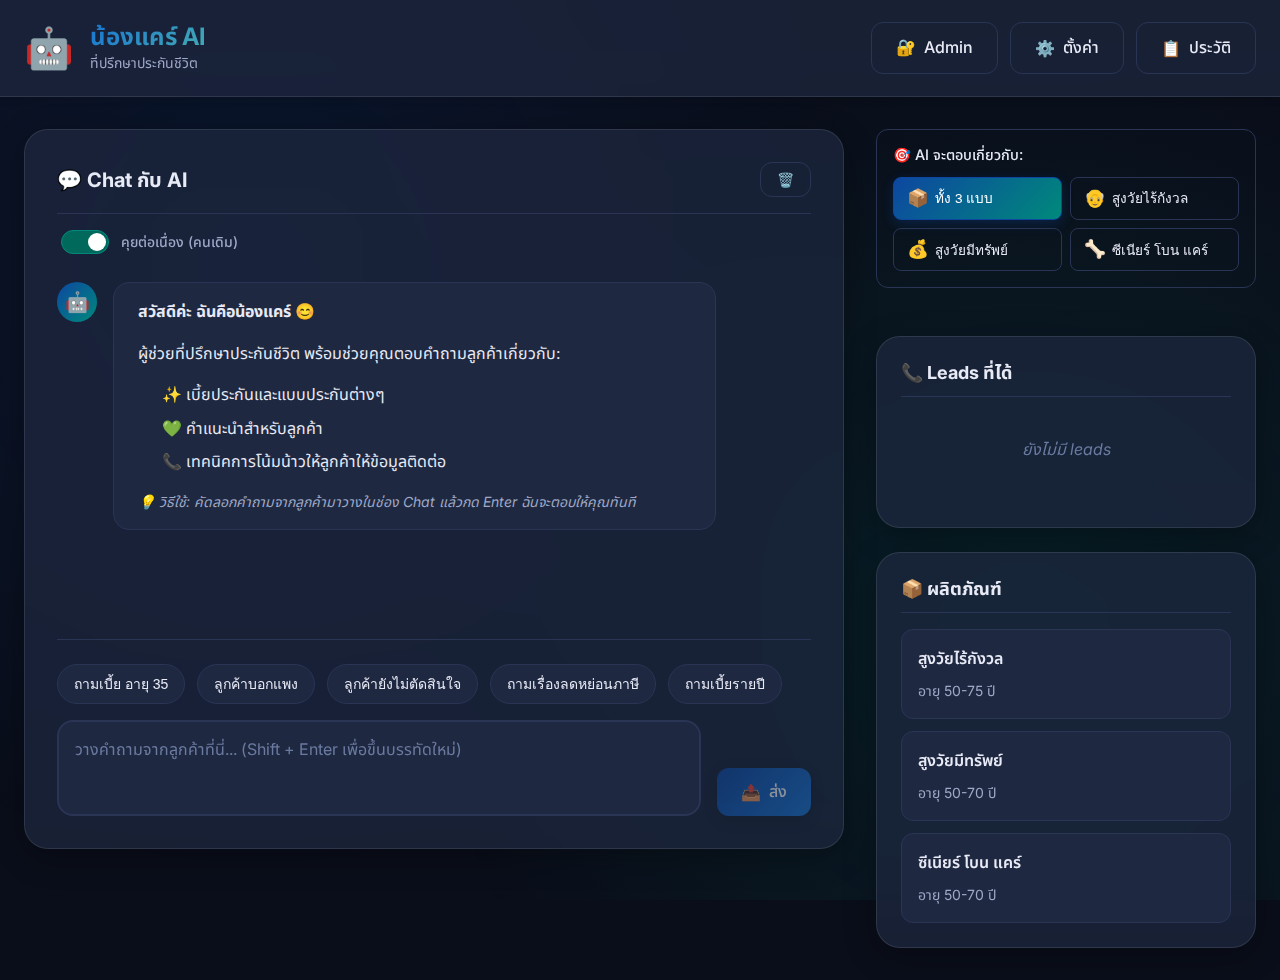
<file: index.html>
<!DOCTYPE html>
<html lang="th">

<head>
  <meta charset="UTF-8">
  <meta name="viewport" content="width=device-width, initial-scale=1.0">
  <title>AI Assistant - ที่ปรึกษาประกันชีวิต | ไทยประกันชีวิต</title>
  <meta name="description" content="ระบบ AI Assistant สำหรับที่ปรึกษาประกันชีวิต ช่วยตอบคำถามลูกค้าและจัดการ Leads">

  <!-- Fonts -->
  <link rel="preconnect" href="https://fonts.googleapis.com">
  <link rel="preconnect" href="https://fonts.gstatic.com" crossorigin>
  <link
    href="https://fonts.googleapis.com/css2?family=Inter:wght@300;400;500;600;700&family=Noto+Sans+Thai:wght@300;400;500;600;700&display=swap"
    rel="stylesheet">

  <!-- Styles -->
  <link rel="stylesheet" href="styles.css?v=4">

  <!-- Favicon -->
  <link rel="icon"
    href="data:image/svg+xml,<svg xmlns='http://www.w3.org/2000/svg' viewBox='0 0 100 100'><text y='.9em' font-size='90'>🤖</text></svg>">
</head>

<body>
  <!-- Header -->
  <header class="header">
    <div class="container">
      <div class="header-content">
        <div class="logo">
          <div class="logo-icon">🤖</div>
          <div class="logo-text">
            <h1>น้องแคร์ AI <span id="appVersion" style="font-size: 0.5em; opacity: 0.7; font-weight: normal;"></span>
            </h1>
            <p>ที่ปรึกษาประกันชีวิต</p>
          </div>
        </div>

        <div class="header-actions">
          <a href="admin.html" class="btn btn-ghost" aria-label="Admin">
            <span class="icon">🔐</span>
            <span>Admin</span>
          </a>
          <button id="settingsBtn" class="btn btn-ghost" aria-label="Settings">
            <span class="icon">⚙️</span>
            <span>ตั้งค่า</span>
          </button>
          <button id="historyBtn" class="btn btn-ghost" aria-label="History">
            <span class="icon">📋</span>
            <span>ประวัติ</span>
          </button>
        </div>
      </div>
    </div>
  </header>

  <!-- Main Content -->
  <main class="main-content">
    <div class="container">
      <div class="app-grid">
        <!-- Chat Section -->
        <section class="chat-section">
          <div class="chat-header">
            <h2>💬 Chat กับ AI</h2>
            <div class="chat-controls">
              <button id="clearChatBtn" class="btn btn-sm btn-ghost" title="Clear conversation">
                <span class="icon">🗑️</span>
              </button>
            </div>
          </div>

          <!-- Chat Mode Toggle -->
          <div class="chat-mode-toggle">
            <label class="toggle-switch">
              <input type="checkbox" id="chatModeToggle">
              <span class="slider round"></span>
            </label>
            <span id="chatModeLabel">คุยต่อเนื่อง (คนเดิม)</span>
          </div>

          <div id="chatMessages" class="chat-messages">
            <!-- Welcome message -->
            <div class="message ai-message">
              <div class="message-avatar">🤖</div>
              <div class="message-content">
                <div class="message-bubble">
                  <p><strong>สวัสดีค่ะ ฉันคือน้องแคร์ 😊</strong></p>
                  <p>ผู้ช่วยที่ปรึกษาประกันชีวิต พร้อมช่วยคุณตอบคำถามลูกค้าเกี่ยวกับ:</p>
                  <ul>
                    <li>✨ เบี้ยประกันและแบบประกันต่างๆ</li>
                    <li>💚 คำแนะนำสำหรับลูกค้า</li>
                    <li>📞 เทคนิคการโน้มน้าวให้ลูกค้าให้ข้อมูลติดต่อ</li>
                  </ul>
                  <p class="hint">💡 วิธีใช้: คัดลอกคำถามจากลูกค้ามาวางในช่อง Chat แล้วกด Enter ฉันจะตอบให้คุณทันที</p>
                </div>
              </div>
            </div>
          </div>

          <div class="chat-input-area">
            <div class="quick-templates">
              <button class="template-btn"
                data-template="ลูกค้าอายุ 35 ปี ต้องการทุนประกัน 1 ล้านบาท ช่วยคำนวณเบี้ยประกันให้หน่อย">
                ถามเบี้ย อายุ 35
              </button>
              <button class="template-btn" data-template="ลูกค้าลังเลว่าเบี้ยประกันแพงไป มีวิธีไหนช่วยโน้มน้าวได้บ้าง">
                ลูกค้าบอกแพง
              </button>
              <button class="template-btn"
                data-template="ลูกค้าสนใจแบบประกันสูงวัยไร้กังวล แต่ยังไม่ตัดสินใจ จะทำอย่างไรดี">
                ลูกค้ายังไม่ตัดสินใจ
              </button>
              <button class="template-btn" data-template="ลูกค้าถามเรื่องลดหย่อนภาษี (เช่น ซื้อให้พ่อแม่ลดหย่อนได้ไหม)">
                ถามเรื่องลดหย่อนภาษี
              </button>
              <button class="template-btn" data-template="ประกันตัวนี้เบี้ยปีเท่าไหร่คะ">
                ถามเบี้ยรายปี
              </button>
            </div>

            <div class="chat-input-wrapper">
              <textarea id="chatInput" placeholder="วางคำถามจากลูกค้าที่นี่... (Shift + Enter เพื่อขึ้นบรรทัดใหม่)"
                rows="3"></textarea>
              <button id="sendBtn" class="btn btn-primary" disabled>
                <span class="icon">📤</span>
                <span>ส่ง</span>
              </button>
            </div>
          </div>
        </section>

        <!-- Sidebar -->
        <aside class="sidebar">
          <!-- Quick Product Selector -->
          <div class="product-selector">
            <h4>🎯 AI จะตอบเกี่ยวกับ:</h4>
            <div class="product-buttons">
              <button class="product-btn active" data-product="all">
                <span class="icon">📦</span>
                ทั้ง 3 แบบ
              </button>
              <button class="product-btn" data-product="SENIOR_CARE">
                <span class="icon">👴</span>
                สูงวัยไร้กังวล
              </button>
              <button class="product-btn" data-product="SENIOR_RICH">
                <span class="icon">💰</span>
                สูงวัยมีทรัพย์
              </button>
              <button class="product-btn" data-product="SENIOR_BONE_CARE">
                <span class="icon">🦴</span>
                ซีเนียร์ โบน แคร์
              </button>
            </div>
          </div>

          <!-- Recent Leads -->
          <div class="sidebar-card">
            <h3>📞 Leads ที่ได้</h3>
            <div id="leadsList" class="leads-list">
              <p class="empty-state">ยังไม่มี leads</p>
            </div>
          </div>

          <!-- Products Quick Reference -->
          <div class="sidebar-card">
            <h3>📦 ผลิตภัณฑ์</h3>
            <div class="products-list">
              <div class="product-item">
                <div class="product-name">สูงวัยไร้กังวล</div>
                <div class="product-age">อายุ 50-75 ปี</div>
              </div>
              <div class="product-item">
                <div class="product-name">สูงวัยมีทรัพย์</div>
                <div class="product-age">อายุ 50-70 ปี</div>
              </div>
              <div class="product-item">
                <div class="product-name">ซีเนียร์ โบน แคร์</div>
                <div class="product-age">อายุ 50-70 ปี</div>
              </div>
            </div>
          </div>
        </aside>
      </div>
    </div>
  </main>

  <!-- Settings Modal -->
  <div id="settingsModal" class="modal">
    <div class="modal-content">
      <div class="modal-header">
        <h2>⚙️ ตั้งค่า</h2>
        <button class="modal-close" aria-label="Close">&times;</button>
      </div>
      <div class="modal-body">
        <div class="form-group">
          <label for="aiProvider">เลือก AI Provider</label>
          <select id="aiProvider">
            <option value="groq">Groq (แนะนำ - เร็ว ฟรี 100%)</option>
            <option value="gemini">Google Gemini</option>
            <option value="cohere">Cohere</option>
            <option value="huggingface">Hugging Face</option>
          </select>
          <p class="help-text">
            💡 <strong>Groq</strong> - เร็วที่สุด, ฟรี, รองรับภาษาไทยดี (แนะนำ!)
          </p>
        </div>

        <div class="form-group">
          <label>🔐 API Key</label>
          <div
            style="background: var(--color-bg-tertiary); padding: 1rem; border-radius: 8px; border: 1px solid var(--color-border);">
            <p style="margin: 0 0 0.5rem 0; color: var(--color-text-secondary);">API Key ถูกจัดการโดย Admin</p>
            <p id="apiKeyStatus" style="margin: 0 0 1rem 0; font-weight: 600;">กำลังตรวจสอบ...</p>
            <a href="admin.html" class="btn btn-secondary" style="text-decoration: none;">
              <span class="icon">🔐</span>
              <span>ไปหน้า Admin</span>
            </a>
          </div>
        </div>

        <hr style="margin: 1.5rem 0; border: none; border-top: 1px solid var(--color-border);">

        <div class="form-group">
          <label>➕ เพิ่มโปรดักส์ใหม่</label>
          <div style="display: grid; gap: 0.75rem;">
            <input type="text" id="newProductName" placeholder="ชื่อโปรดักส์ เช่น สุขภาพดี 99"
              style="padding: 0.6rem; border-radius: 8px; border: 1px solid var(--color-border); background: var(--color-bg-primary); color: var(--color-text-primary);">
            <input type="text" id="newProductAgeRange" placeholder="ช่วงอายุ เช่น 20-65 ปี"
              style="padding: 0.6rem; border-radius: 8px; border: 1px solid var(--color-border); background: var(--color-bg-primary); color: var(--color-text-primary);">
            <input type="text" id="newProductCoverage" placeholder="ความคุ้มครอง เช่น สูงสุด 500,000 บาท"
              style="padding: 0.6rem; border-radius: 8px; border: 1px solid var(--color-border); background: var(--color-bg-primary); color: var(--color-text-primary);">
            <textarea id="newProductBenefits" rows="4"
              placeholder="ประโยชน์ (แยกด้วย Enter)&#10;- คุ้มครองครบถ้วน&#10;- เบี้ยถูก&#10;- รับเงินคืน"
              style="padding: 0.6rem; border-radius: 8px; border: 1px solid var(--color-border); background: var(--color-bg-primary); color: var(--color-text-primary); font-family: inherit;"></textarea>
            <button id="addProductBtn" class="btn btn-secondary" type="button">
              ➕ เพิ่มโปรดักส์
            </button>
          </div>
          <div id="customProductsList" style="margin-top: 1rem; display: none;">
            <p style="font-size: 0.85rem; color: var(--color-text-secondary); margin-bottom: 0.5rem;">
              โปรดักส์ที่เพิ่มแล้ว:</p>
            <div id="customProductsItems" style="display: flex; flex-direction: column; gap: 0.5rem;"></div>
          </div>
        </div>

        <hr style="margin: 1.5rem 0; border: none; border-top: 1px solid var(--color-border);">

        <div class="form-group">
          <label for="productFocus">🎯 โปรดักส์ที่กำลังขาย</label>
          <select id="productFocus" multiple size="5">
            <option value="all">ทั้ง 3 แบบ (แนะนำทั่วไป)</option>
            <option value="SENIOR_CARE">สูงวัยไร้กังวล</option>
            <option value="SENIOR_RICH">สูงวัยมีทรัพย์</option>
            <option value="SENIOR_BONE_CARE">ซีเนียร์ โบน แคร์</option>
          </select>
          <p class="help-text">
            💡 เลือกโปรดักส์ที่ต้องการให้ AI ตอบ (กด Cmd/Ctrl+Click เพื่อเลือกหลายตัว)
          </p>
        </div>

        <div class="form-group">
          <label for="productTraining">📝 ข้อมูลเพิ่มเติมเกี่ยวกับโปรดักส์</label>
          <textarea id="productTraining" rows="5" placeholder="ใส่ข้อมูลเพิ่มเติม เช่น:
- โปรโมชั่นพิเศษ
- จุดเด่นที่ต้องเน้น
- ราคาพิเศษ
- เงื่อนไขพิเศษ"></textarea>
          <p class="help-text">
            💡 AI จะใช้ข้อมูลนี้ตอบลูกค้า + จะตอบเฉพาะโปรดักส์ที่เลือกเท่านั้น
          </p>
        </div>

        <div class="modal-actions">
          <button id="saveApiKeyBtn" class="btn btn-primary">บันทึก</button>
          <button class="btn btn-ghost modal-close">ยกเลิก</button>
        </div>
      </div>
    </div>
  </div>

  <!-- History Modal -->
  <div id="historyModal" class="modal">
    <div class="modal-content modal-large">
      <div class="modal-header">
        <h2>📋 ประวัติการสนทนา</h2>
        <button class="modal-close" aria-label="Close">&times;</button>
      </div>
      <div class="modal-body">
        <div id="historyList" class="history-list">
          <p class="empty-state">ยังไม่มีประวัติการสนทนา</p>
        </div>
      </div>
    </div>
  </div>

  <!-- Toast Notification -->
  <div id="toast" class="toast"></div>

  <!-- Scripts -->
  <script type="module" src="app.js?v=4"></script>
</body>

</html>
</file>
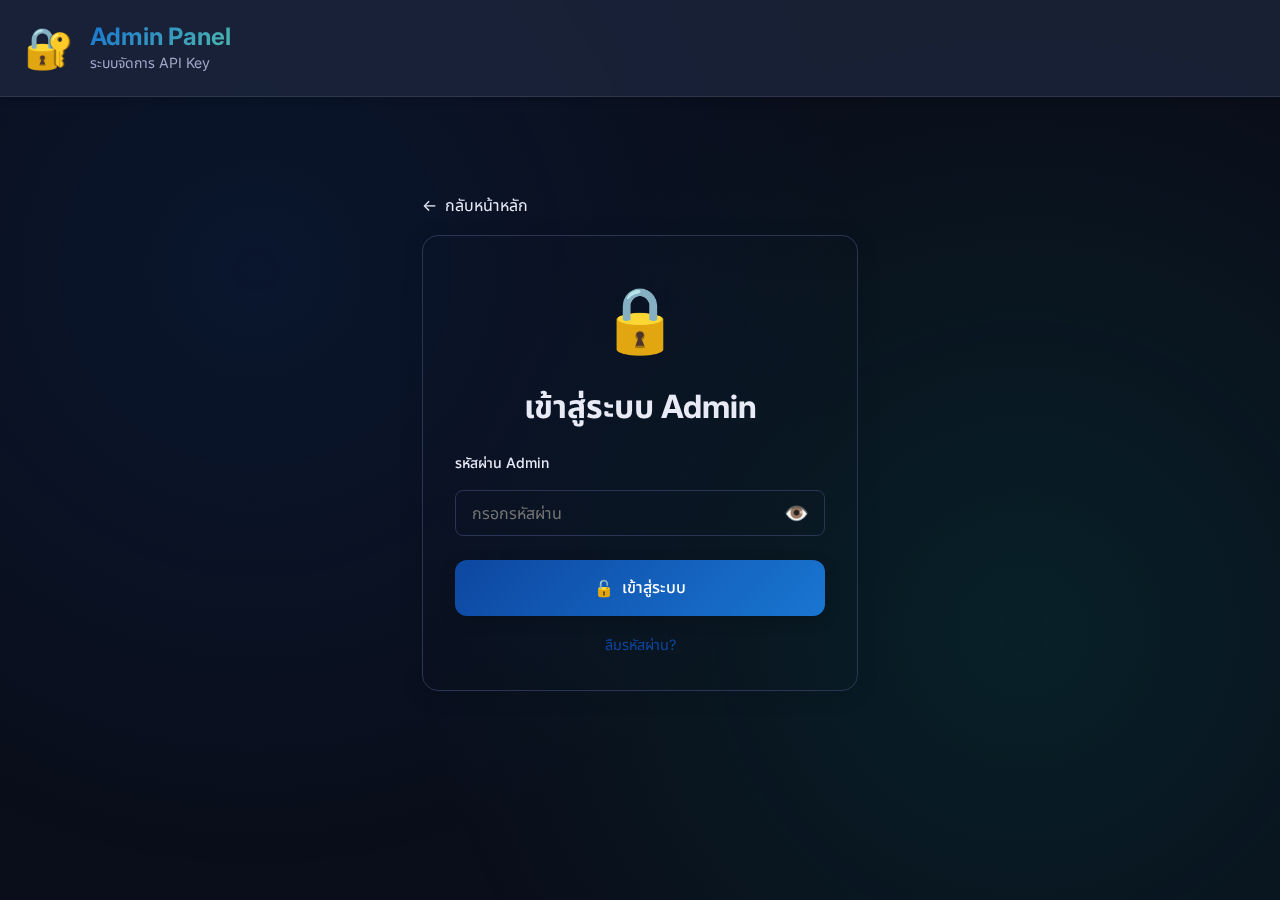
<file: admin.html>
<!DOCTYPE html>
<html lang="th">

<head>
    <meta charset="UTF-8">
    <meta name="viewport" content="width=device-width, initial-scale=1.0">
    <title>Admin - ระบบจัดการ API Key | ไทยประกันชีวิต</title>
    <meta name="description" content="หน้า Admin สำหรับจัดการ API Key">

    <!-- Force browser to check for updates -->
    <meta http-equiv="Cache-Control" content="no-cache, no-store, must-revalidate">
    <meta http-equiv="Pragma" content="no-cache">
    <meta http-equiv="Expires" content="0">

    <!-- Fonts -->
    <link rel="preconnect" href="https://fonts.googleapis.com">
    <link rel="preconnect" href="https://fonts.gstatic.com" crossorigin>
    <link
        href="https://fonts.googleapis.com/css2?family=Inter:wght@300;400;500;600;700&family=Noto+Sans+Thai:wght@300;400;500;600;700&display=swap"
        rel="stylesheet">

    <!-- Styles -->
    <link rel="stylesheet" href="styles.css?v=5">

    <!-- Favicon -->
    <link rel="icon"
        href="data:image/svg+xml,<svg xmlns='http://www.w3.org/2000/svg' viewBox='0 0 100 100'><text y='.9em' font-size='90'>🔐</text></svg>">

    <style>
        .admin-container {
            max-width: 500px;
            margin: 2rem auto;
            padding: 2rem;
        }

        .login-card,
        .admin-panel {
            background: var(--color-bg-secondary);
            border-radius: 16px;
            padding: 2rem;
            border: 1px solid var(--color-border);
            box-shadow: 0 4px 24px rgba(0, 0, 0, 0.1);
        }

        .login-card h1,
        .admin-panel h1 {
            text-align: center;
            margin-bottom: 1.5rem;
            color: var(--color-text-primary);
        }

        .login-card .icon-large {
            font-size: 4rem;
            text-align: center;
            display: block;
            margin-bottom: 1rem;
        }

        .form-group {
            margin-bottom: 1.5rem;
        }

        .form-group label {
            display: block;
            margin-bottom: 0.5rem;
            font-weight: 500;
            color: var(--color-text-primary);
        }

        .form-group input,
        .form-group select,
        .form-group textarea {
            width: 100%;
            padding: 0.75rem 1rem;
            border-radius: 8px;
            border: 1px solid var(--color-border);
            background: var(--color-bg-primary);
            color: var(--color-text-primary);
            font-size: 1rem;
        }

        .form-group input:focus,
        .form-group select:focus,
        .form-group textarea:focus {
            outline: none;
            border-color: var(--color-primary);
            box-shadow: 0 0 0 3px rgba(var(--color-primary-rgb), 0.1);
        }

        .btn-block {
            width: 100%;
            padding: 1rem;
            font-size: 1rem;
        }

        .error-message {
            background: rgba(244, 67, 54, 0.1);
            border: 1px solid var(--color-error);
            color: var(--color-error);
            padding: 0.75rem 1rem;
            border-radius: 8px;
            margin-bottom: 1rem;
            display: none;
        }

        .success-message {
            background: rgba(76, 175, 80, 0.1);
            border: 1px solid var(--color-success);
            color: var(--color-success);
            padding: 0.75rem 1rem;
            border-radius: 8px;
            margin-bottom: 1rem;
            display: none;
        }

        .status-card {
            background: var(--color-bg-tertiary);
            border-radius: 12px;
            padding: 1rem;
            margin-bottom: 1.5rem;
            border: 1px solid var(--color-border);
        }

        .status-card .status-label {
            font-size: 0.85rem;
            color: var(--color-text-secondary);
            margin-bottom: 0.25rem;
        }

        .status-card .status-value {
            font-size: 1.25rem;
            font-weight: 600;
            color: var(--color-text-primary);
        }

        .status-card .status-value.expired {
            color: var(--color-error);
        }

        .status-card .status-value.active {
            color: var(--color-success);
        }

        .forgot-password {
            text-align: center;
            margin-top: 1rem;
        }

        .forgot-password a {
            color: var(--color-primary);
            text-decoration: none;
            font-size: 0.9rem;
        }

        .forgot-password a:hover {
            text-decoration: underline;
        }

        .admin-header {
            display: flex;
            justify-content: space-between;
            align-items: center;
            margin-bottom: 1.5rem;
        }

        .admin-header h1 {
            margin: 0;
        }

        .back-link {
            display: inline-flex;
            align-items: center;
            gap: 0.5rem;
            color: var(--color-text-secondary);
            text-decoration: none;
            margin-bottom: 1rem;
        }

        .back-link:hover {
            color: var(--color-primary);
        }

        .help-text {
            font-size: 0.85rem;
            color: var(--color-text-secondary);
            margin-top: 0.5rem;
        }

        .divider {
            border: none;
            border-top: 1px solid var(--color-border);
            margin: 1.5rem 0;
        }

        .password-toggle {
            position: relative;
        }

        .password-toggle input {
            padding-right: 3rem;
        }

        .password-toggle button {
            position: absolute;
            right: 0.5rem;
            top: 50%;
            transform: translateY(-50%);
            background: none;
            border: none;
            color: var(--color-text-secondary);
            cursor: pointer;
            font-size: 1.25rem;
            padding: 0.5rem;
        }

        .recovery-modal {
            display: none;
            position: fixed;
            top: 0;
            left: 0;
            width: 100%;
            height: 100%;
            background: rgba(0, 0, 0, 0.5);
            justify-content: center;
            align-items: center;
            z-index: 1000;
        }

        .recovery-modal.active {
            display: flex;
        }

        .recovery-content {
            background: var(--color-bg-secondary);
            border-radius: 16px;
            padding: 2rem;
            max-width: 400px;
            width: 90%;
            text-align: center;
        }

        .recovery-content h2 {
            margin-bottom: 1rem;
        }

        .recovery-content p {
            color: var(--color-text-secondary);
            margin-bottom: 1.5rem;
        }

        .hidden {
            display: none !important;
        }
    </style>
</head>

<body>
    <!-- Header -->
    <header class="header">
        <div class="container">
            <div class="header-content">
                <div class="logo">
                    <div class="logo-icon">🔐</div>
                    <div class="logo-text">
                        <h1>Admin Panel</h1>
                        <p>ระบบจัดการ API Key</p>
                    </div>
                </div>
            </div>
        </div>
    </header>

    <!-- Main Content -->
    <main class="main-content">
        <div class="admin-container">
            <a href="index.html" class="back-link">
                <span>←</span>
                <span>กลับหน้าหลัก</span>
            </a>

            <!-- Login Form -->
            <div id="loginCard" class="login-card">
                <span class="icon-large">🔒</span>
                <h1>เข้าสู่ระบบ Admin</h1>

                <div id="loginError" class="error-message"></div>

                <form id="loginForm">
                    <div class="form-group">
                        <label for="password">รหัสผ่าน Admin</label>
                        <div class="password-toggle">
                            <input type="password" id="password" placeholder="กรอกรหัสผ่าน" required>
                            <button type="button" id="togglePassword">👁️</button>
                        </div>
                    </div>

                    <button type="submit" class="btn btn-primary btn-block">
                        <span class="icon">🔓</span>
                        <span>เข้าสู่ระบบ</span>
                    </button>
                </form>

                <div class="forgot-password">
                    <a href="#" id="forgotPasswordBtn">ลืมรหัสผ่าน?</a>
                </div>
            </div>

            <!-- Admin Panel (Hidden by default) -->
            <div id="adminPanel" class="admin-panel hidden">
                <div class="admin-header">
                    <h1>⚙️ จัดการ API Key</h1>
                    <button id="logoutBtn" class="btn btn-ghost">
                        <span class="icon">🚪</span>
                        <span>ออกจากระบบ</span>
                    </button>
                </div>

                <div id="successMessage" class="success-message"></div>
                <div id="errorMessage" class="error-message"></div>

                <!-- Current Status -->
                <div class="status-card">
                    <div class="status-label">สถานะ API Key</div>
                    <div id="apiStatus" class="status-value">กำลังตรวจสอบ...</div>
                </div>

                <div class="status-card">
                    <div class="status-label">หมดอายุเมื่อ</div>
                    <div id="expiryTime" class="status-value">-</div>
                </div>

                <hr class="divider">

                <form id="apiKeyForm">
                    <!-- Active Provider Selection -->
                    <div class="form-group">
                        <label>🎯 ใช้งาน Provider</label>
                        <div style="display: flex; gap: 0.5rem; margin-top: 0.5rem;">
                            <button type="button" class="provider-btn active" data-provider="groq"
                                style="flex: 1; padding: 0.75rem; border-radius: 8px; border: 2px solid var(--color-primary); background: rgba(var(--color-primary-rgb), 0.1); color: var(--color-primary); cursor: pointer; font-weight: 600;">
                                ⚡ Groq
                            </button>
                            <button type="button" class="provider-btn" data-provider="gemini"
                                style="flex: 1; padding: 0.75rem; border-radius: 8px; border: 2px solid var(--color-border); background: var(--color-bg-tertiary); color: var(--color-text-secondary); cursor: pointer; font-weight: 600;">
                                🌟 Gemini
                            </button>
                        </div>
                        <p class="help-text">💡 ถ้า Provider หลักมีปัญหา ระบบจะสลับไปใช้อีกตัวอัตโนมัติ</p>
                    </div>

                    <hr class="divider">

                    <!-- Groq API Key -->
                    <div class="form-group">
                        <label for="groqApiKey">⚡ Groq API Key</label>
                        <textarea id="groqApiKey" rows="3"
                            placeholder="ใส่ Groq API Keys (แยกบรรทัดถ้ามีหลายตัว)&#10;gsk_...&#10;gsk_..."></textarea>
                        <p class="help-text">
                            ✨ รับ Groq API Key ฟรี: <a href="https://console.groq.com/keys"
                                target="_blank">console.groq.com/keys</a>
                        </p>
                    </div>

                    <!-- Gemini API Key -->
                    <div class="form-group">
                        <label for="geminiApiKey">🌟 Google Gemini API Key</label>
                        <textarea id="geminiApiKey" rows="3"
                            placeholder="ใส่ Gemini API Keys (แยกบรรทัดถ้ามีหลายตัว)&#10;AIza...&#10;AIza..."></textarea>
                        <p class="help-text">
                            ✨ รับ Gemini API Key ฟรี: <a href="https://aistudio.google.com/app/apikey"
                                target="_blank">aistudio.google.com</a>
                        </p>
                    </div>

                    <hr class="divider">

                    <div class="form-group">
                        <label for="expiryHours">⏰ ระยะเวลาหมดอายุ (ชั่วโมง)</label>
                        <select id="expiryHours">
                            <option value="1">1 ชั่วโมง</option>
                            <option value="4">4 ชั่วโมง</option>
                            <option value="8">8 ชั่วโมง</option>
                            <option value="10" selected>10 ชั่วโมง (ค่าเริ่มต้น)</option>
                            <option value="24">24 ชั่วโมง (1 วัน)</option>
                            <option value="72">72 ชั่วโมง (3 วัน)</option>
                        </select>
                    </div>

                    <button type="submit" class="btn btn-primary btn-block">
                        <span class="icon">💾</span>
                        <span>บันทึก API Keys</span>
                    </button>
                </form>

                <hr class="divider">

                <button id="clearApiKeyBtn" class="btn btn-ghost btn-block" style="color: var(--color-error);">
                    <span class="icon">🗑️</span>
                    <span>ล้าง API Key</span>
                </button>
            </div>
        </div>
    </main>

    <!-- Recovery Modal -->
    <div id="recoveryModal" class="recovery-modal">
        <div class="recovery-content">
            <h2>🔑 ลืมรหัสผ่าน</h2>
            <p id="recoveryMessage">กำลังส่งรหัสผ่านไปที่ Email...</p>
            <button id="closeRecoveryBtn" class="btn btn-primary">ปิด</button>
        </div>
    </div>

    <!-- Toast Notification -->
    <div id="toast" class="toast"></div>

    <!-- Scripts -->
    <script type="module">
        import adminService from './admin-service.js?v=5';

        class AdminPage {
            constructor() {
                this.init();
            }

            init() {
                this.setupEventListeners();
                this.checkLoginStatus();
            }

            setupEventListeners() {
                // Login form
                document.getElementById('loginForm').addEventListener('submit', (e) => {
                    e.preventDefault();
                    this.handleLogin();
                });

                // Toggle password visibility
                document.getElementById('togglePassword').addEventListener('click', () => {
                    const input = document.getElementById('password');
                    input.type = input.type === 'password' ? 'text' : 'password';
                });

                // Forgot password
                document.getElementById('forgotPasswordBtn').addEventListener('click', (e) => {
                    e.preventDefault();
                    this.handleForgotPassword();
                });

                // Close recovery modal
                document.getElementById('closeRecoveryBtn').addEventListener('click', () => {
                    document.getElementById('recoveryModal').classList.remove('active');
                });

                // Logout
                document.getElementById('logoutBtn').addEventListener('click', () => {
                    this.handleLogout();
                });

                // API Key form
                document.getElementById('apiKeyForm').addEventListener('submit', (e) => {
                    e.preventDefault();
                    this.handleSaveApiKey();
                });

                // Clear API Key
                document.getElementById('clearApiKeyBtn').addEventListener('click', () => {
                    if (confirm('ต้องการล้าง API Key ทั้งหมดใช่หรือไม่?')) {
                        localStorage.removeItem('groq_api_key');
                        localStorage.removeItem('gemini_api_key');
                        localStorage.removeItem('admin_api_expiry');
                        document.getElementById('groqApiKey').value = '';
                        document.getElementById('geminiApiKey').value = '';
                        this.updateStatus();
                        this.showSuccess('ล้าง API Key ทั้งหมดแล้ว');
                    }
                });

                // Provider button clicks
                document.querySelectorAll('.provider-btn').forEach(btn => {
                    btn.addEventListener('click', () => {
                        const provider = btn.dataset.provider;
                        adminService.setProvider(provider);
                        this.updateProviderButtons(provider);
                        this.updateStatus();
                        this.showSuccess(`เปลี่ยนเป็น ${provider === 'groq' ? 'Groq' : 'Gemini'} แล้ว`);
                    });
                });
            }

            checkLoginStatus() {
                if (adminService.isLoggedIn()) {
                    this.showAdminPanel();
                } else {
                    this.showLoginForm();
                }
            }

            handleLogin() {
                const password = document.getElementById('password').value;
                const errorDiv = document.getElementById('loginError');

                if (adminService.login(password)) {
                    errorDiv.style.display = 'none';
                    this.showAdminPanel();
                } else {
                    errorDiv.textContent = '❌ รหัสผ่านไม่ถูกต้อง';
                    errorDiv.style.display = 'block';
                }
            }

            handleLogout() {
                adminService.logout();
                this.showLoginForm();
            }

            async handleForgotPassword() {
                const modal = document.getElementById('recoveryModal');
                const message = document.getElementById('recoveryMessage');

                modal.classList.add('active');
                message.textContent = '📧 กำลังส่งรหัสผ่าน...';

                const result = await adminService.sendRecoveryEmail();

                if (result.manualRecovery) {
                    message.innerHTML = `
            <strong>⚠️ ยังไม่ได้ตั้งค่า EmailJS</strong><br><br>
            รหัสผ่าน Admin คือ: <code style="background: #333; padding: 0.25rem 0.5rem; border-radius: 4px;">Weerachit@jay</code><br><br>
            <small>หากต้องการใช้ฟีเจอร์ส่ง Email โปรดตั้งค่า EmailJS ตามคู่มือ</small>
          `;
                } else if (result.success) {
                    message.textContent = `✅ ${result.message}`;
                } else {
                    message.textContent = `❌ ${result.message}`;
                }
            }

            handleSaveApiKey() {
                const groqApiKey = document.getElementById('groqApiKey').value.trim();
                const geminiApiKey = document.getElementById('geminiApiKey').value.trim();
                const expiryHours = parseInt(document.getElementById('expiryHours').value);

                if (!groqApiKey && !geminiApiKey) {
                    this.showError('กรุณากรอก API Key อย่างน้อย 1 Provider');
                    return;
                }

                // Save both API keys
                let totalKeys = 0;

                if (groqApiKey) {
                    const groqKeys = groqApiKey.split('\n').map(k => k.trim()).filter(k => k.length > 0);
                    localStorage.setItem('groq_api_key', JSON.stringify(groqKeys));
                    localStorage.setItem('groq_key_index', '0');
                    totalKeys += groqKeys.length;
                }

                if (geminiApiKey) {
                    const geminiKeys = geminiApiKey.split('\n').map(k => k.trim()).filter(k => k.length > 0);
                    localStorage.setItem('gemini_api_key', JSON.stringify(geminiKeys));
                    localStorage.setItem('gemini_key_index', '0');
                    totalKeys += geminiKeys.length;
                }

                // Set expiry time
                const expiryTime = Date.now() + (expiryHours * 60 * 60 * 1000);
                localStorage.setItem('admin_api_expiry', expiryTime.toString());

                this.showSuccess(`บันทึก API Keys สำเร็จ! (${totalKeys} keys, หมดอายุใน ${expiryHours} ชั่วโมง)`);
                this.updateStatus();
            }

            showLoginForm() {
                document.getElementById('loginCard').classList.remove('hidden');
                document.getElementById('adminPanel').classList.add('hidden');
                document.getElementById('password').value = '';
            }

            showAdminPanel() {
                document.getElementById('loginCard').classList.add('hidden');
                document.getElementById('adminPanel').classList.remove('hidden');

                // Load current provider
                const currentProvider = adminService.getProvider();
                this.updateProviderButtons(currentProvider);

                // Load current API keys for both providers
                const groqKeys = JSON.parse(localStorage.getItem('groq_api_key') || '[]');
                const geminiKeys = JSON.parse(localStorage.getItem('gemini_api_key') || '[]');

                document.getElementById('groqApiKey').value = groqKeys.join('\n');
                document.getElementById('geminiApiKey').value = geminiKeys.join('\n');

                this.updateStatus();
            }

            updateProviderButtons(activeProvider) {
                document.querySelectorAll('.provider-btn').forEach(btn => {
                    if (btn.dataset.provider === activeProvider) {
                        btn.classList.add('active');
                        btn.style.border = '2px solid var(--color-primary)';
                        btn.style.background = 'rgba(var(--color-primary-rgb), 0.1)';
                        btn.style.color = 'var(--color-primary)';
                    } else {
                        btn.classList.remove('active');
                        btn.style.border = '2px solid var(--color-border)';
                        btn.style.background = 'var(--color-bg-tertiary)';
                        btn.style.color = 'var(--color-text-secondary)';
                    }
                });
            }

            updateStatus() {
                const statusDiv = document.getElementById('apiStatus');
                const expiryDiv = document.getElementById('expiryTime');

                const timeRemaining = adminService.getTimeRemaining();
                const currentProvider = adminService.getProvider();

                // Count keys for both providers
                const groqKeys = JSON.parse(localStorage.getItem('groq_api_key') || '[]');
                const geminiKeys = JSON.parse(localStorage.getItem('gemini_api_key') || '[]');
                const totalKeys = groqKeys.length + geminiKeys.length;

                // Check expiry
                const expiryTime = parseInt(localStorage.getItem('admin_api_expiry') || '0');
                const isExpired = expiryTime > 0 && Date.now() > expiryTime;

                if (isExpired) {
                    statusDiv.textContent = '❌ หมดอายุแล้ว';
                    statusDiv.className = 'status-value expired';
                    expiryDiv.textContent = 'หมดอายุแล้ว';
                } else if (totalKeys === 0) {
                    statusDiv.textContent = '⚠️ ยังไม่ได้ตั้งค่า';
                    statusDiv.className = 'status-value';
                    expiryDiv.textContent = '-';
                } else {
                    let statusText = `✅ พร้อมใช้งาน | `;
                    if (groqKeys.length > 0) statusText += `Groq: ${groqKeys.length}`;
                    if (groqKeys.length > 0 && geminiKeys.length > 0) statusText += ` | `;
                    if (geminiKeys.length > 0) statusText += `Gemini: ${geminiKeys.length}`;
                    statusText += ` | 🎯 ${currentProvider === 'groq' ? 'Groq' : 'Gemini'}`;

                    statusDiv.textContent = statusText;
                    statusDiv.className = 'status-value active';
                    expiryDiv.textContent = timeRemaining.message;
                }
            }

            showSuccess(message) {
                const div = document.getElementById('successMessage');
                div.textContent = '✅ ' + message;
                div.style.display = 'block';
                setTimeout(() => div.style.display = 'none', 3000);
            }

            showError(message) {
                const div = document.getElementById('errorMessage');
                div.textContent = '❌ ' + message;
                div.style.display = 'block';
                setTimeout(() => div.style.display = 'none', 3000);
            }
        }

        // Initialize
        new AdminPage();
    </script>
</body>

</html>
</file>
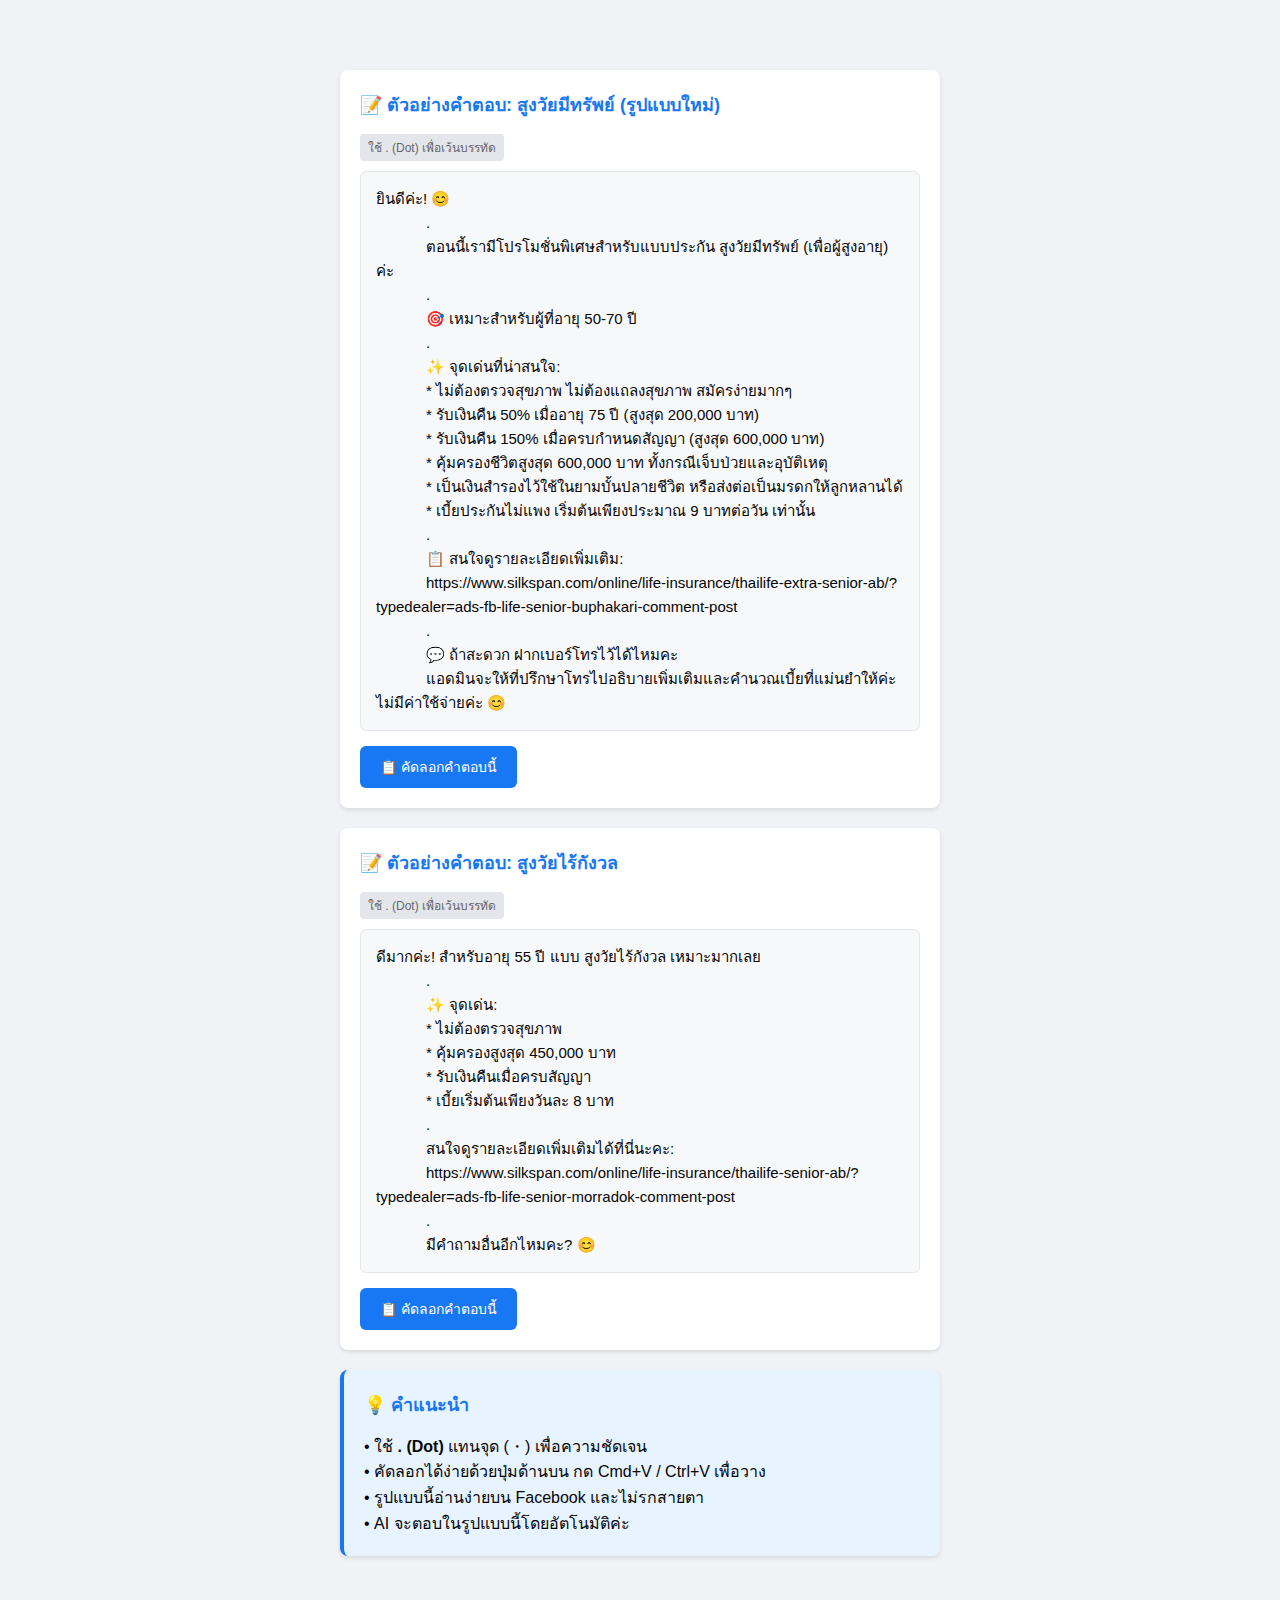
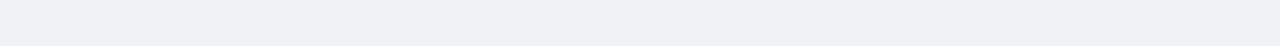
<file: comment-preview.html>
<!DOCTYPE html>
<html lang="th">

<head>
    <meta charset="UTF-8">
    <meta name="viewport" content="width=device-width, initial-scale=1.0">
    <title>ตัวอย่างคำตอบ Facebook Comment - สูงวัยมีทรัพย์</title>
    <style>
        body {
            font-family: 'Segoe UI', Tahoma, Geneva, Verdana, sans-serif;
            max-width: 600px;
            margin: 50px auto;
            padding: 20px;
            background: #f0f2f5;
        }

        .comment-box {
            background: white;
            border-radius: 8px;
            padding: 20px;
            box-shadow: 0 2px 4px rgba(0, 0, 0, 0.1);
            margin-bottom: 20px;
        }

        .comment-box h2 {
            color: #1877f2;
            margin-top: 0;
            font-size: 18px;
        }

        .comment-content {
            white-space: pre-wrap;
            line-height: 1.6;
            color: #050505;
            font-size: 15px;
            background: #f7f8fa;
            padding: 15px;
            border-radius: 6px;
            border: 1px solid #e4e6eb;
        }

        .copy-btn {
            background: #1877f2;
            color: white;
            border: none;
            padding: 10px 20px;
            border-radius: 6px;
            cursor: pointer;
            font-size: 14px;
            margin-top: 15px;
            transition: background 0.2s;
        }

        .copy-btn:hover {
            background: #166fe5;
        }

        .copy-btn:active {
            transform: scale(0.98);
        }

        .success {
            color: #42b72a;
            font-size: 14px;
            margin-top: 10px;
            display: none;
        }

        .label {
            display: inline-block;
            background: #e4e6eb;
            padding: 4px 8px;
            border-radius: 4px;
            font-size: 12px;
            margin-bottom: 10px;
            color: #65676b;
        }
    </style>
</head>

<body>
    <div class="comment-box">
        <h2>📝 ตัวอย่างคำตอบ: สูงวัยมีทรัพย์ (รูปแบบใหม่)</h2>
        <div class="label">ใช้ . (Dot) เพื่อเว้นบรรทัด</div>
        <div class="comment-content" id="comment1">ยินดีค่ะ! 😊
            .
            ตอนนี้เรามีโปรโมชั่นพิเศษสำหรับแบบประกัน สูงวัยมีทรัพย์ (เพื่อผู้สูงอายุ) ค่ะ
            .
            🎯 เหมาะสำหรับผู้ที่อายุ 50-70 ปี
            .
            ✨ จุดเด่นที่น่าสนใจ:
            * ไม่ต้องตรวจสุขภาพ ไม่ต้องแถลงสุขภาพ สมัครง่ายมากๆ
            * รับเงินคืน 50% เมื่ออายุ 75 ปี (สูงสุด 200,000 บาท)
            * รับเงินคืน 150% เมื่อครบกำหนดสัญญา (สูงสุด 600,000 บาท)
            * คุ้มครองชีวิตสูงสุด 600,000 บาท ทั้งกรณีเจ็บป่วยและอุบัติเหตุ
            * เป็นเงินสำรองไว้ใช้ในยามบั้นปลายชีวิต หรือส่งต่อเป็นมรดกให้ลูกหลานได้
            * เบี้ยประกันไม่แพง เริ่มต้นเพียงประมาณ 9 บาทต่อวัน เท่านั้น
            .
            📋 สนใจดูรายละเอียดเพิ่มเติม:
            https://www.silkspan.com/online/life-insurance/thailife-extra-senior-ab/?typedealer=ads-fb-life-senior-buphakari-comment-post
            .
            💬 ถ้าสะดวก ฝากเบอร์โทรไว้ได้ไหมคะ
            แอดมินจะให้ที่ปรึกษาโทรไปอธิบายเพิ่มเติมและคำนวณเบี้ยที่แม่นยำให้ค่ะ ไม่มีค่าใช้จ่ายค่ะ 😊</div>
        <button class="copy-btn" onclick="copyToClipboard('comment1', 1)">📋 คัดลอกคำตอบนี้</button>
        <div class="success" id="success1">✅ คัดลอกสำเร็จ!</div>
    </div>

    <div class="comment-box">
        <h2>📝 ตัวอย่างคำตอบ: สูงวัยไร้กังวล</h2>
        <div class="label">ใช้ . (Dot) เพื่อเว้นบรรทัด</div>
        <div class="comment-content" id="comment2">ดีมากค่ะ! สำหรับอายุ 55 ปี แบบ สูงวัยไร้กังวล เหมาะมากเลย
            .
            ✨ จุดเด่น:
            * ไม่ต้องตรวจสุขภาพ
            * คุ้มครองสูงสุด 450,000 บาท
            * รับเงินคืนเมื่อครบสัญญา
            * เบี้ยเริ่มต้นเพียงวันละ 8 บาท
            .
            สนใจดูรายละเอียดเพิ่มเติมได้ที่นี่นะคะ:
            https://www.silkspan.com/online/life-insurance/thailife-senior-ab/?typedealer=ads-fb-life-senior-morradok-comment-post
            .
            มีคำถามอื่นอีกไหมคะ? 😊</div>
        <button class="copy-btn" onclick="copyToClipboard('comment2', 2)">📋 คัดลอกคำตอบนี้</button>
        <div class="success" id="success2">✅ คัดลอกสำเร็จ!</div>
    </div>

    <div class="comment-box" style="background: #e7f3ff; border-left: 4px solid #1877f2;">
        <h2>💡 คำแนะนำ</h2>
        <p style="margin: 0; color: #050505; line-height: 1.6;">
            • ใช้ <strong>. (Dot)</strong> แทนจุด (・) เพื่อความชัดเจน<br>
            • คัดลอกได้ง่ายด้วยปุ่มด้านบน กด Cmd+V / Ctrl+V เพื่อวาง<br>
            • รูปแบบนี้อ่านง่ายบน Facebook และไม่รกสายตา<br>
            • AI จะตอบในรูปแบบนี้โดยอัตโนมัติค่ะ
        </p>
    </div>

    <script>
        function copyToClipboard(elementId, successId) {
            const element = document.getElementById(elementId);
            const text = element.textContent;

            // Try modern clipboard API first
            if (navigator.clipboard && navigator.clipboard.writeText) {
                navigator.clipboard.writeText(text).then(() => {
                    showSuccess(successId);
                }).catch(err => {
                    // Fallback to older method
                    fallbackCopy(text, successId);
                });
            } else {
                // Use fallback for older browsers
                fallbackCopy(text, successId);
            }
        }

        function fallbackCopy(text, successId) {
            const textarea = document.createElement('textarea');
            textarea.value = text;
            textarea.style.position = 'fixed';
            textarea.style.opacity = '0';
            document.body.appendChild(textarea);
            textarea.select();
            try {
                document.execCommand('copy');
                showSuccess(successId);
            } catch (err) {
                alert('ไม่สามารถคัดลอกได้ กรุณาคัดลอกด้วยตนเอง');
            }
            document.body.removeChild(textarea);
        }

        function showSuccess(successId) {
            const successMsg = document.getElementById('success' + successId);
            successMsg.style.display = 'block';
            setTimeout(() => {
                successMsg.style.display = 'none';
            }, 2000);
        }
    </script>
</body>

</html>
</file>
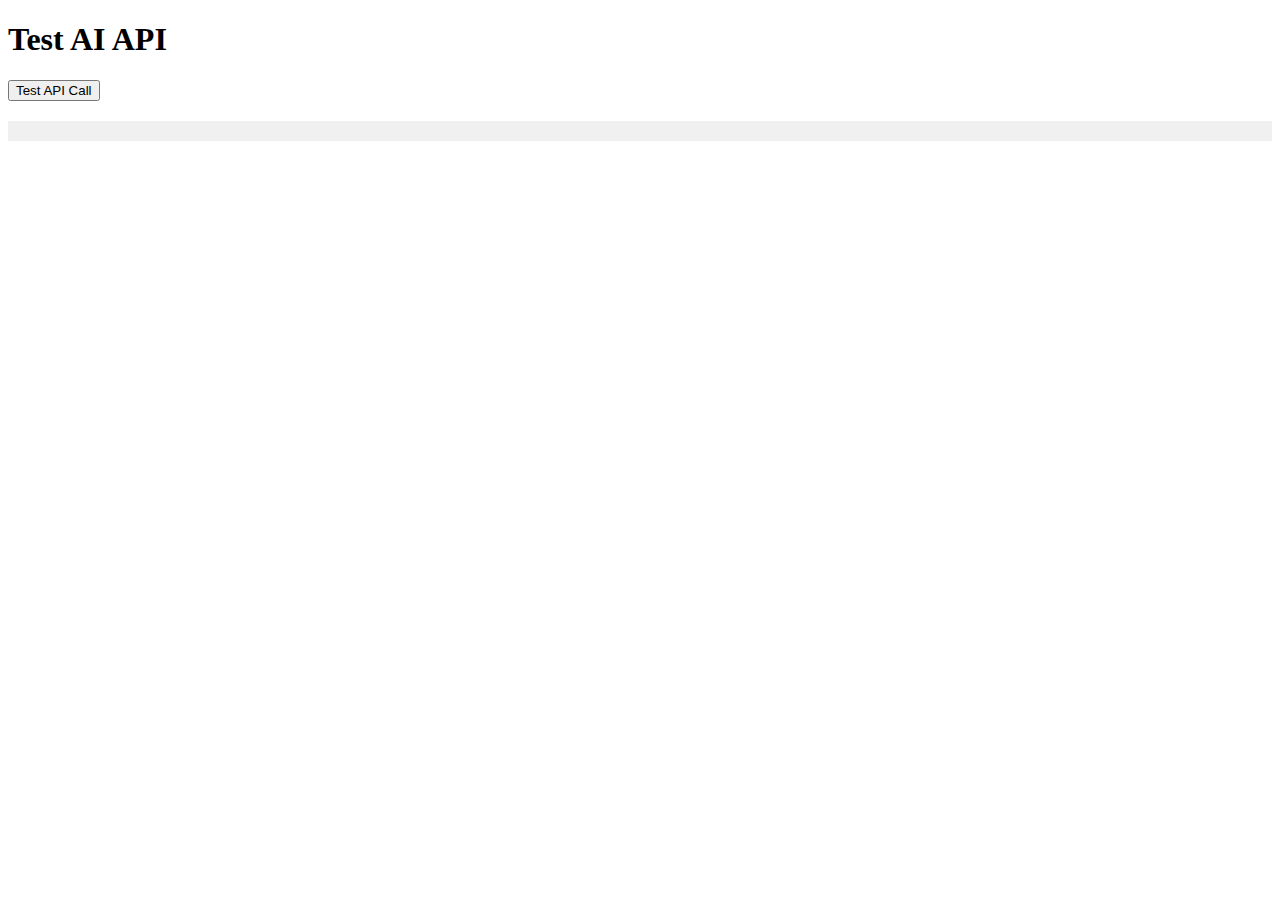
<file: test-api.html>
<!DOCTYPE html>
<html>

<head>
    <title>Test API</title>
</head>

<body>
    <h1>Test AI API</h1>
    <button id="testBtn">Test API Call</button>
    <div id="result" style="margin-top: 20px; padding: 10px; background: #f0f0f0;"></div>

    <script type="module">
        import { AIService } from './ai-service.js';

        const aiService = new AIService();
        const resultDiv = document.getElementById('result');

        document.getElementById('testBtn').addEventListener('click', async () => {
            try {
                resultDiv.innerHTML = 'Testing...';

                // Test getApiKey
                const apiKey = aiService.getApiKey();
                console.log('API Key:', apiKey ? 'Found' : 'Not found');
                resultDiv.innerHTML += '<br>API Key: ' + (apiKey ? 'Found ✅' : 'Not found ❌');

                // Test getAllApiKeys
                const allKeys = aiService.getAllApiKeys();
                console.log('All Keys:', allKeys);
                resultDiv.innerHTML += '<br>Total Keys: ' + allKeys.length;

                // Test hasApiKey
                const hasKey = aiService.hasApiKey();
                console.log('Has Key:', hasKey);
                resultDiv.innerHTML += '<br>Has Key: ' + (hasKey ? 'Yes ✅' : 'No ❌');

                if (hasKey) {
                    // Try to call AI
                    resultDiv.innerHTML += '<br><br>Calling AI...';
                    const response = await aiService.generateResponse('สวัสดี', []);
                    console.log('Response:', response);
                    resultDiv.innerHTML += '<br>Response: ' + JSON.stringify(response);
                }

            } catch (error) {
                console.error('Error:', error);
                resultDiv.innerHTML += '<br><br>❌ Error: ' + error.message;
            }
        });
    </script>
</body>

</html>
</file>
<file: styles.css>
/* ========================================
   Insurance AI Assistant - Design System
   ======================================== */

/* === CSS Variables === */
:root {
  /* Colors - Premium Blue-Green Palette */
  --color-primary: #0D47A1;
  --color-primary-light: #1976D2;
  --color-primary-dark: #002171;
  --color-secondary: #00897B;
  --color-secondary-light: #4DB6AC;
  --color-secondary-dark: #00695C;

  --color-accent: #FF6F00;
  --color-success: #2E7D32;
  --color-warning: #F57C00;
  --color-error: #C62828;

  /* Neutrals */
  --color-bg: #0A0E1A;
  --color-bg-light: #151B2D;
  --color-bg-lighter: #1E2840;
  --color-surface: #1E2840;
  --color-surface-light: #2A3555;

  --color-text: #E8EAF6;
  --color-text-muted: #9FA8C7;
  --color-text-dim: #6B7AA1;

  --color-border: #2A3555;
  --color-border-light: #3A4565;

  /* Glassmorphism */
  --glass-bg: rgba(30, 40, 64, 0.7);
  --glass-border: rgba(255, 255, 255, 0.1);
  --glass-shadow: 0 8px 32px rgba(0, 0, 0, 0.3);

  /* Typography */
  --font-primary: 'Inter', 'Noto Sans Thai', -apple-system, BlinkMacSystemFont, sans-serif;
  --font-weight-normal: 400;
  --font-weight-medium: 500;
  --font-weight-semibold: 600;
  --font-weight-bold: 700;

  /* Spacing */
  --spacing-xs: 0.5rem;
  --spacing-sm: 0.75rem;
  --spacing-md: 1rem;
  --spacing-lg: 1.5rem;
  --spacing-xl: 2rem;
  --spacing-2xl: 3rem;

  /* Border Radius */
  --radius-sm: 0.5rem;
  --radius-md: 0.75rem;
  --radius-lg: 1rem;
  --radius-xl: 1.5rem;
  --radius-full: 9999px;

  /* Transitions */
  --transition-fast: 150ms ease;
  --transition-base: 250ms ease;
  --transition-slow: 350ms ease;

  /* Shadows */
  --shadow-sm: 0 2px 8px rgba(0, 0, 0, 0.15);
  --shadow-md: 0 4px 16px rgba(0, 0, 0, 0.2);
  --shadow-lg: 0 8px 32px rgba(0, 0, 0, 0.3);
  --shadow-xl: 0 16px 48px rgba(0, 0, 0, 0.4);
}

/* === Global Reset === */
*,
*::before,
*::after {
  margin: 0;
  padding: 0;
  box-sizing: border-box;
}

html {
  font-size: 16px;
  -webkit-font-smoothing: antialiased;
  -moz-osx-font-smoothing: grayscale;
}

body {
  font-family: var(--font-primary);
  font-weight: var(--font-weight-normal);
  line-height: 1.6;
  color: var(--color-text);
  background: var(--color-bg);
  overflow-x: hidden;
}

/* Background Pattern */
body::before {
  content: '';
  position: fixed;
  top: 0;
  left: 0;
  width: 100%;
  height: 100%;
  background:
    radial-gradient(circle at 20% 30%, rgba(13, 71, 161, 0.15) 0%, transparent 50%),
    radial-gradient(circle at 80% 70%, rgba(0, 137, 123, 0.15) 0%, transparent 50%);
  pointer-events: none;
  z-index: -1;
}

/* === Typography === */
h1,
h2,
h3,
h4,
h5,
h6 {
  font-weight: var(--font-weight-bold);
  line-height: 1.3;
  color: var(--color-text);
}

h1 {
  font-size: 2rem;
}

h2 {
  font-size: 1.5rem;
}

h3 {
  font-size: 1.25rem;
}

h4 {
  font-size: 1.125rem;
}

p {
  margin-bottom: var(--spacing-md);
}

a {
  color: var(--color-primary-light);
  text-decoration: none;
  transition: color var(--transition-fast);
}

a:hover {
  color: var(--color-secondary-light);
}

ul {
  list-style: none;
}

/* === Container === */
.container {
  max-width: 1400px;
  margin: 0 auto;
  padding: 0 var(--spacing-lg);
}

/* === Header === */
.header {
  background: var(--glass-bg);
  backdrop-filter: blur(20px);
  border-bottom: 1px solid var(--glass-border);
  padding: var(--spacing-md) 0;
  position: sticky;
  top: 0;
  z-index: 100;
  box-shadow: var(--shadow-sm);
}

.header-content {
  display: flex;
  align-items: center;
  justify-content: space-between;
  gap: var(--spacing-lg);
}

.logo {
  display: flex;
  align-items: center;
  gap: var(--spacing-md);
}

.logo-icon {
  font-size: 2.5rem;
  animation: float 3s ease-in-out infinite;
}

@keyframes float {

  0%,
  100% {
    transform: translateY(0);
  }

  50% {
    transform: translateY(-8px);
  }
}

.logo-text h1 {
  font-size: 1.5rem;
  margin: 0;
  background: linear-gradient(135deg, var(--color-primary-light), var(--color-secondary-light));
  -webkit-background-clip: text;
  -webkit-text-fill-color: transparent;
  background-clip: text;
}

.logo-text p {
  font-size: 0.875rem;
  color: var(--color-text-muted);
  margin: 0;
}

.header-actions {
  display: flex;
  gap: var(--spacing-sm);
}

/* === Main Content === */
.main-content {
  padding: var(--spacing-xl) 0;
  min-height: calc(100vh - 100px);
}

.app-grid {
  display: grid;
  grid-template-columns: 1fr 380px;
  gap: var(--spacing-xl);
}

@media (max-width: 1024px) {
  .app-grid {
    grid-template-columns: 1fr;
  }
}

/* === Chat Section === */
.chat-section {
  background: var(--glass-bg);
  backdrop-filter: blur(20px);
  border: 1px solid var(--glass-border);
  border-radius: var(--radius-xl);
  padding: var(--spacing-xl);
  box-shadow: var(--glass-shadow);
  display: flex;
  flex-direction: column;
  height: calc(100vh - 180px);
  min-height: 600px;
}

.chat-header {
  display: flex;
  align-items: center;
  justify-content: space-between;
  margin-bottom: var(--spacing-lg);
  padding-bottom: var(--spacing-md);
  border-bottom: 1px solid var(--color-border);
}

.chat-header h2 {
  margin: 0;
  font-size: 1.25rem;
}

.chat-controls {
  display: flex;
  gap: var(--spacing-sm);
}

/* Chat Messages */
.chat-messages {
  flex: 1;
  overflow-y: auto;
  padding: var(--spacing-md);
  margin: 0 calc(-1 * var(--spacing-md));
  scroll-behavior: smooth;
}

.chat-messages::-webkit-scrollbar {
  width: 8px;
}

.chat-messages::-webkit-scrollbar-track {
  background: var(--color-bg-light);
  border-radius: var(--radius-sm);
}

.chat-messages::-webkit-scrollbar-thumb {
  background: var(--color-surface-light);
  border-radius: var(--radius-sm);
}

.chat-messages::-webkit-scrollbar-thumb:hover {
  background: var(--color-border-light);
}

.message {
  display: flex;
  gap: var(--spacing-md);
  margin-bottom: var(--spacing-lg);
  animation: slideIn 0.3s ease;
}

@keyframes slideIn {
  from {
    opacity: 0;
    transform: translateY(10px);
  }

  to {
    opacity: 1;
    transform: translateY(0);
  }
}

.user-message {
  flex-direction: row-reverse;
}

.message-avatar {
  width: 40px;
  height: 40px;
  border-radius: var(--radius-full);
  background: linear-gradient(135deg, var(--color-primary), var(--color-secondary));
  display: flex;
  align-items: center;
  justify-content: center;
  font-size: 1.25rem;
  flex-shrink: 0;
}

.user-message .message-avatar {
  background: linear-gradient(135deg, var(--color-secondary), var(--color-accent));
}

.message-content {
  flex: 1;
  max-width: 80%;
}

.message-bubble {
  background: var(--color-surface);
  border: 1px solid var(--color-border);
  border-radius: var(--radius-lg);
  padding: var(--spacing-md) var(--spacing-lg);
  position: relative;
}

.user-message .message-bubble {
  background: linear-gradient(135deg, var(--color-primary-dark), var(--color-primary));
  border-color: var(--color-primary);
}

.message-bubble p:last-child {
  margin-bottom: 0;
}

.message-bubble ul {
  margin: var(--spacing-sm) 0;
  padding-left: var(--spacing-lg);
}

.message-bubble li {
  list-style: none;
  margin: var(--spacing-xs) 0;
}

.message-bubble .hint {
  font-size: 0.875rem;
  color: var(--color-text-muted);
  font-style: italic;
  margin-top: var(--spacing-md);
}

.message-actions {
  display: flex;
  gap: var(--spacing-sm);
  margin-top: var(--spacing-sm);
}

.copy-btn {
  background: var(--color-surface-light);
  border: 1px solid var(--color-border);
  color: var(--color-text);
  padding: var(--spacing-xs) var(--spacing-md);
  border-radius: var(--radius-md);
  font-size: 0.875rem;
  cursor: pointer;
  transition: all var(--transition-fast);
  display: flex;
  align-items: center;
  gap: var(--spacing-xs);
}

.copy-btn:hover {
  background: var(--color-primary);
  border-color: var(--color-primary);
  transform: translateY(-2px);
}

.copy-btn.copied {
  background: var(--color-success);
  border-color: var(--color-success);
}

.lead-badge {
  display: inline-flex;
  align-items: center;
  gap: var(--spacing-xs);
  background: var(--color-warning);
  color: white;
  padding: var(--spacing-xs) var(--spacing-sm);
  border-radius: var(--radius-md);
  font-size: 0.75rem;
  font-weight: var(--font-weight-semibold);
  margin-top: var(--spacing-sm);
}

/* Chat Input */
.chat-input-area {
  margin-top: var(--spacing-lg);
  padding-top: var(--spacing-lg);
  border-top: 1px solid var(--color-border);
}

.quick-templates {
  display: flex;
  flex-wrap: wrap;
  gap: var(--spacing-sm);
  margin-bottom: var(--spacing-md);
}

.template-btn {
  background: var(--color-surface);
  border: 1px solid var(--color-border);
  color: var(--color-text);
  padding: var(--spacing-xs) var(--spacing-md);
  border-radius: var(--radius-full);
  font-size: 0.875rem;
  cursor: pointer;
  transition: all var(--transition-fast);
  white-space: nowrap;
}

.template-btn:hover {
  background: var(--color-primary);
  border-color: var(--color-primary);
  transform: translateY(-2px);
}

.chat-input-wrapper {
  display: flex;
  gap: var(--spacing-md);
  align-items: flex-end;
}

#chatInput {
  flex: 1;
  background: var(--color-surface);
  border: 2px solid var(--color-border);
  color: var(--color-text);
  padding: var(--spacing-md);
  border-radius: var(--radius-lg);
  font-family: var(--font-primary);
  font-size: 1rem;
  resize: none;
  transition: border-color var(--transition-fast);
}

#chatInput:focus {
  outline: none;
  border-color: var(--color-primary);
}

#chatInput::placeholder {
  color: var(--color-text-dim);
}

/* === Sidebar === */
.sidebar {
  display: flex;
  flex-direction: column;
  gap: var(--spacing-lg);
}

.sidebar-card {
  background: var(--glass-bg);
  backdrop-filter: blur(20px);
  border: 1px solid var(--glass-border);
  border-radius: var(--radius-xl);
  padding: var(--spacing-lg);
  box-shadow: var(--glass-shadow);
}

.sidebar-card h3 {
  font-size: 1.125rem;
  margin-bottom: var(--spacing-md);
  padding-bottom: var(--spacing-sm);
  border-bottom: 1px solid var(--color-border);
}

.sidebar-card h4 {
  font-size: 1rem;
  margin: var(--spacing-md) 0 var(--spacing-sm);
  color: var(--color-text-muted);
}

/* Calculator */
.calculator-form {
  display: flex;
  flex-direction: column;
  gap: var(--spacing-md);
}

.form-group {
  display: flex;
  flex-direction: column;
  gap: var(--spacing-xs);
}

.form-group label {
  font-size: 0.875rem;
  font-weight: var(--font-weight-medium);
  color: var(--color-text-muted);
}

.form-group input,
.form-group select {
  background: var(--color-surface);
  border: 1px solid var(--color-border);
  color: var(--color-text);
  padding: var(--spacing-sm) var(--spacing-md);
  border-radius: var(--radius-md);
  font-family: var(--font-primary);
  font-size: 1rem;
  transition: border-color var(--transition-fast);
}

.form-group input:focus,
.form-group select:focus {
  outline: none;
  border-color: var(--color-primary);
}

.calc-result {
  background: linear-gradient(135deg, var(--color-primary-dark), var(--color-primary));
  border-radius: var(--radius-lg);
  padding: var(--spacing-lg);
  text-align: center;
  margin-top: var(--spacing-md);
}

.result-label {
  font-size: 0.875rem;
  color: var(--color-text-muted);
  margin-bottom: var(--spacing-xs);
}

.result-amount {
  font-size: 1.75rem;
  font-weight: var(--font-weight-bold);
  color: var(--color-text);
  margin-bottom: var(--spacing-sm);
}

.result-note {
  font-size: 0.75rem;
  color: var(--color-text-muted);
  font-style: italic;
  margin: 0;
}

/* Product Selector */
.product-selector {
  margin-bottom: 1.5rem;
  padding: 1rem;
  background: var(--color-bg-secondary);
  border-radius: 12px;
  border: 1px solid var(--color-border);
}

.product-selector h4 {
  margin: 0 0 0.75rem 0;
  font-size: 0.9rem;
  color: var(--color-text-secondary);
  font-weight: 500;
}

.product-buttons {
  display: flex;
  flex-wrap: wrap;
  gap: 0.5rem;
}

.product-btn {
  flex: 0 1 calc(50% - 0.25rem);
  padding: 0.6rem 0.8rem;
  background: var(--color-bg-primary);
  border: 1.5px solid var(--color-border);
  border-radius: 8px;
  color: var(--color-text-primary);
  font-size: 0.85rem;
  cursor: pointer;
  transition: all 0.2s ease;
  display: flex;
  align-items: center;
  gap: 0.4rem;
  font-weight: 500;
}

.product-btn .icon {
  font-size: 1.1rem;
}

.product-btn:hover {
  background: var(--color-bg-tertiary);
  border-color: var(--color-primary);
  transform: translateY(-1px);
}

.product-btn.active {
  background: linear-gradient(135deg, var(--color-primary), var(--color-secondary));
  border-color: var(--color-primary);
  color: white;
  box-shadow: 0 4px 12px rgba(13, 71, 161, 0.3);
}

.product-btn:active {
  transform: translateY(0);
}

/* Leads */
.leads-list {
  display: flex;
  flex-direction: column;
  gap: var(--spacing-sm);
  max-height: 300px;
  overflow-y: auto;
}

.lead-item {
  background: var(--color-surface);
  border: 1px solid var(--color-border);
  border-radius: var(--radius-md);
  padding: var(--spacing-md);
  transition: all var(--transition-fast);
}

.lead-item:hover {
  border-color: var(--color-primary);
  transform: translateX(4px);
}

.lead-contact {
  font-weight: var(--font-weight-semibold);
  color: var(--color-text);
  margin-bottom: var(--spacing-xs);
  display: flex;
  align-items: center;
  gap: var(--spacing-xs);
}

.lead-time {
  font-size: 0.75rem;
  color: var(--color-text-dim);
}

/* Products */
.products-list {
  display: flex;
  flex-direction: column;
  gap: var(--spacing-sm);
}

.product-item {
  background: var(--color-surface);
  border: 1px solid var(--color-border);
  border-radius: var(--radius-md);
  padding: var(--spacing-md);
  transition: all var(--transition-fast);
  cursor: pointer;
}

.product-item:hover {
  border-color: var(--color-secondary);
  transform: translateX(4px);
}

.product-name {
  font-weight: var(--font-weight-semibold);
  color: var(--color-text);
  margin-bottom: var(--spacing-xs);
}

.product-age {
  font-size: 0.875rem;
  color: var(--color-text-muted);
}

/* === Buttons === */
.btn {
  display: inline-flex;
  align-items: center;
  justify-content: center;
  gap: var(--spacing-xs);
  padding: var(--spacing-sm) var(--spacing-lg);
  border: none;
  border-radius: var(--radius-md);
  font-family: var(--font-primary);
  font-size: 1rem;
  font-weight: var(--font-weight-medium);
  cursor: pointer;
  transition: all var(--transition-fast);
  white-space: nowrap;
}

.btn:disabled {
  opacity: 0.5;
  cursor: not-allowed;
}

.btn-primary {
  background: linear-gradient(135deg, var(--color-primary), var(--color-primary-light));
  color: white;
  box-shadow: var(--shadow-md);
}

.btn-primary:hover:not(:disabled) {
  transform: translateY(-2px);
  box-shadow: var(--shadow-lg);
}

.btn-secondary {
  background: linear-gradient(135deg, var(--color-secondary), var(--color-secondary-light));
  color: white;
  box-shadow: var(--shadow-md);
}

.btn-secondary:hover:not(:disabled) {
  transform: translateY(-2px);
  box-shadow: var(--shadow-lg);
}

.btn-ghost {
  background: transparent;
  border: 1px solid var(--color-border);
  color: var(--color-text);
}

.btn-ghost:hover:not(:disabled) {
  background: var(--color-surface);
  border-color: var(--color-primary);
}

.btn-sm {
  padding: var(--spacing-xs) var(--spacing-md);
  font-size: 0.875rem;
}

.btn-block {
  width: 100%;
}

/* === Modals === */
.modal {
  display: none;
  position: fixed;
  top: 0;
  left: 0;
  width: 100%;
  height: 100%;
  background: rgba(10, 14, 26, 0.8);
  backdrop-filter: blur(8px);
  z-index: 1000;
  align-items: center;
  justify-content: center;
  padding: var(--spacing-lg);
}

.modal.active {
  display: flex;
  animation: fadeIn 0.3s ease;
}

@keyframes fadeIn {
  from {
    opacity: 0;
  }

  to {
    opacity: 1;
  }
}

.modal-content {
  background: var(--color-bg-light);
  border: 1px solid var(--glass-border);
  border-radius: var(--radius-xl);
  max-width: 500px;
  width: 100%;
  max-height: 90vh;
  overflow-y: auto;
  box-shadow: var(--shadow-xl);
  animation: slideUp 0.3s ease;
}

@keyframes slideUp {
  from {
    opacity: 0;
    transform: translateY(20px);
  }

  to {
    opacity: 1;
    transform: translateY(0);
  }
}

.modal-large {
  max-width: 800px;
}

.modal-header {
  display: flex;
  align-items: center;
  justify-content: space-between;
  padding: var(--spacing-lg);
  border-bottom: 1px solid var(--color-border);
}

.modal-header h2 {
  margin: 0;
}

.modal-close {
  background: transparent;
  border: none;
  color: var(--color-text);
  font-size: 2rem;
  line-height: 1;
  cursor: pointer;
  padding: 0;
  width: 32px;
  height: 32px;
  display: flex;
  align-items: center;
  justify-content: center;
  border-radius: var(--radius-md);
  transition: all var(--transition-fast);
}

.modal-close:hover {
  background: var(--color-surface);
}

.modal-body {
  padding: var(--spacing-lg);
}

.modal-actions {
  display: flex;
  gap: var(--spacing-md);
  margin-top: var(--spacing-lg);
}

.help-text {
  font-size: 0.875rem;
  color: var(--color-text-muted);
  margin-top: var(--spacing-xs);
}

/* History List */
.history-list {
  display: flex;
  flex-direction: column;
  gap: var(--spacing-md);
}

.history-item {
  background: var(--color-surface);
  border: 1px solid var(--color-border);
  border-radius: var(--radius-lg);
  padding: var(--spacing-lg);
}

.history-header {
  display: flex;
  justify-content: space-between;
  align-items: center;
  margin-bottom: var(--spacing-md);
}

.history-time {
  font-size: 0.875rem;
  color: var(--color-text-dim);
}

.history-messages {
  display: flex;
  flex-direction: column;
  gap: var(--spacing-sm);
}

.history-message {
  padding: var(--spacing-sm) var(--spacing-md);
  border-radius: var(--radius-md);
  font-size: 0.875rem;
}

.history-message.user {
  background: var(--color-primary-dark);
  margin-left: var(--spacing-xl);
}

.history-message.ai {
  background: var(--color-surface-light);
  margin-right: var(--spacing-xl);
}

/* === Toast === */
.toast {
  position: fixed;
  bottom: var(--spacing-xl);
  right: var(--spacing-xl);
  background: var(--color-surface);
  border: 1px solid var(--color-border);
  color: var(--color-text);
  padding: var(--spacing-md) var(--spacing-lg);
  border-radius: var(--radius-lg);
  box-shadow: var(--shadow-lg);
  transform: translateY(100px);
  opacity: 0;
  transition: all var(--transition-base);
  z-index: 2000;
  max-width: 400px;
}

.toast.show {
  transform: translateY(0);
  opacity: 1;
}

.toast.success {
  background: var(--color-success);
  border-color: var(--color-success);
}

.toast.error {
  background: var(--color-error);
  border-color: var(--color-error);
}

/* === Utilities === */
.empty-state {
  text-align: center;
  color: var(--color-text-dim);
  font-style: italic;
  padding: var(--spacing-lg);
}

.icon {
  display: inline-block;
  font-style: normal;
}

/* === Loading Spinner === */
.loading {
  display: inline-block;
  width: 20px;
  height: 20px;
  border: 3px solid var(--color-border);
  border-radius: var(--radius-full);
  border-top-color: var(--color-primary);
  animation: spin 1s linear infinite;
}

@keyframes spin {
  to {
    transform: rotate(360deg);
  }
}

/* Typing indicator */
.typing-indicator {
  display: flex;
  gap: 4px;
  padding: var(--spacing-md);
}

.typing-indicator span {
  width: 8px;
  height: 8px;
  border-radius: var(--radius-full);
  background: var(--color-text-muted);
  animation: bounce 1.4s infinite ease-in-out both;
}

.typing-indicator span:nth-child(1) {
  animation-delay: -0.32s;
}

.typing-indicator span:nth-child(2) {
  animation-delay: -0.16s;
}

@keyframes bounce {

  0%,
  80%,
  100% {
    transform: scale(0);
    opacity: 0.5;
  }

  40% {
    transform: scale(1);
    opacity: 1;
  }
}

/* === Responsive === */
@media (max-width: 768px) {
  .container {
    padding: 0 var(--spacing-md);
  }

  .app-grid {
    grid-template-columns: 1fr;
  }

  .chat-section {
    height: calc(100vh - 200px);
  }

  .header-content {
    flex-wrap: wrap;
  }

  .logo-text h1 {
    font-size: 1.25rem;
  }

  .quick-templates {
    flex-direction: column;
  }

  .template-btn {
    white-space: normal;
    text-align: left;
  }

  .message-content {
    max-width: 100%;
  }

  .chat-input-wrapper {
    flex-direction: column;
  }

  #chatInput {
    min-height: 80px;
  }

  .sidebar {
    order: -1;
  }

  .btn span:not(.icon) {
    display: none;
  }
}

/* === Toggle Switch === */
.chat-mode-toggle {
  display: flex;
  align-items: center;
  gap: var(--spacing-sm);
  margin-top: -0.5rem;
  margin-bottom: var(--spacing-sm);
  padding-left: 0.25rem;
}

.chat-mode-toggle span {
  font-size: 0.875rem;
  color: var(--color-text-muted);
  font-weight: 500;
  transition: color 0.3s ease;
}

.chat-mode-toggle span.active {
  color: var(--color-secondary-light);
  font-weight: 600;
}

.toggle-switch {
  position: relative;
  display: inline-block;
  width: 48px;
  height: 24px;
}

.toggle-switch input {
  opacity: 0;
  width: 0;
  height: 0;
}

.slider {
  position: absolute;
  cursor: pointer;
  top: 0;
  left: 0;
  right: 0;
  bottom: 0;
  background-color: var(--color-surface-light);
  transition: .4s;
  border: 1px solid var(--color-border);
}

.slider:before {
  position: absolute;
  content: "";
  height: 18px;
  width: 18px;
  left: 2px;
  bottom: 2px;
  background-color: var(--color-text-muted);
  transition: .4s;
}

input:checked+.slider {
  background-color: var(--color-secondary-dark);
  border-color: var(--color-secondary);
}

input:checked+.slider:before {
  transform: translateX(24px);
  background-color: white;
}

.slider.round {
  border-radius: 34px;
}

.slider.round:before {
  border-radius: 50%;
}
</file>
